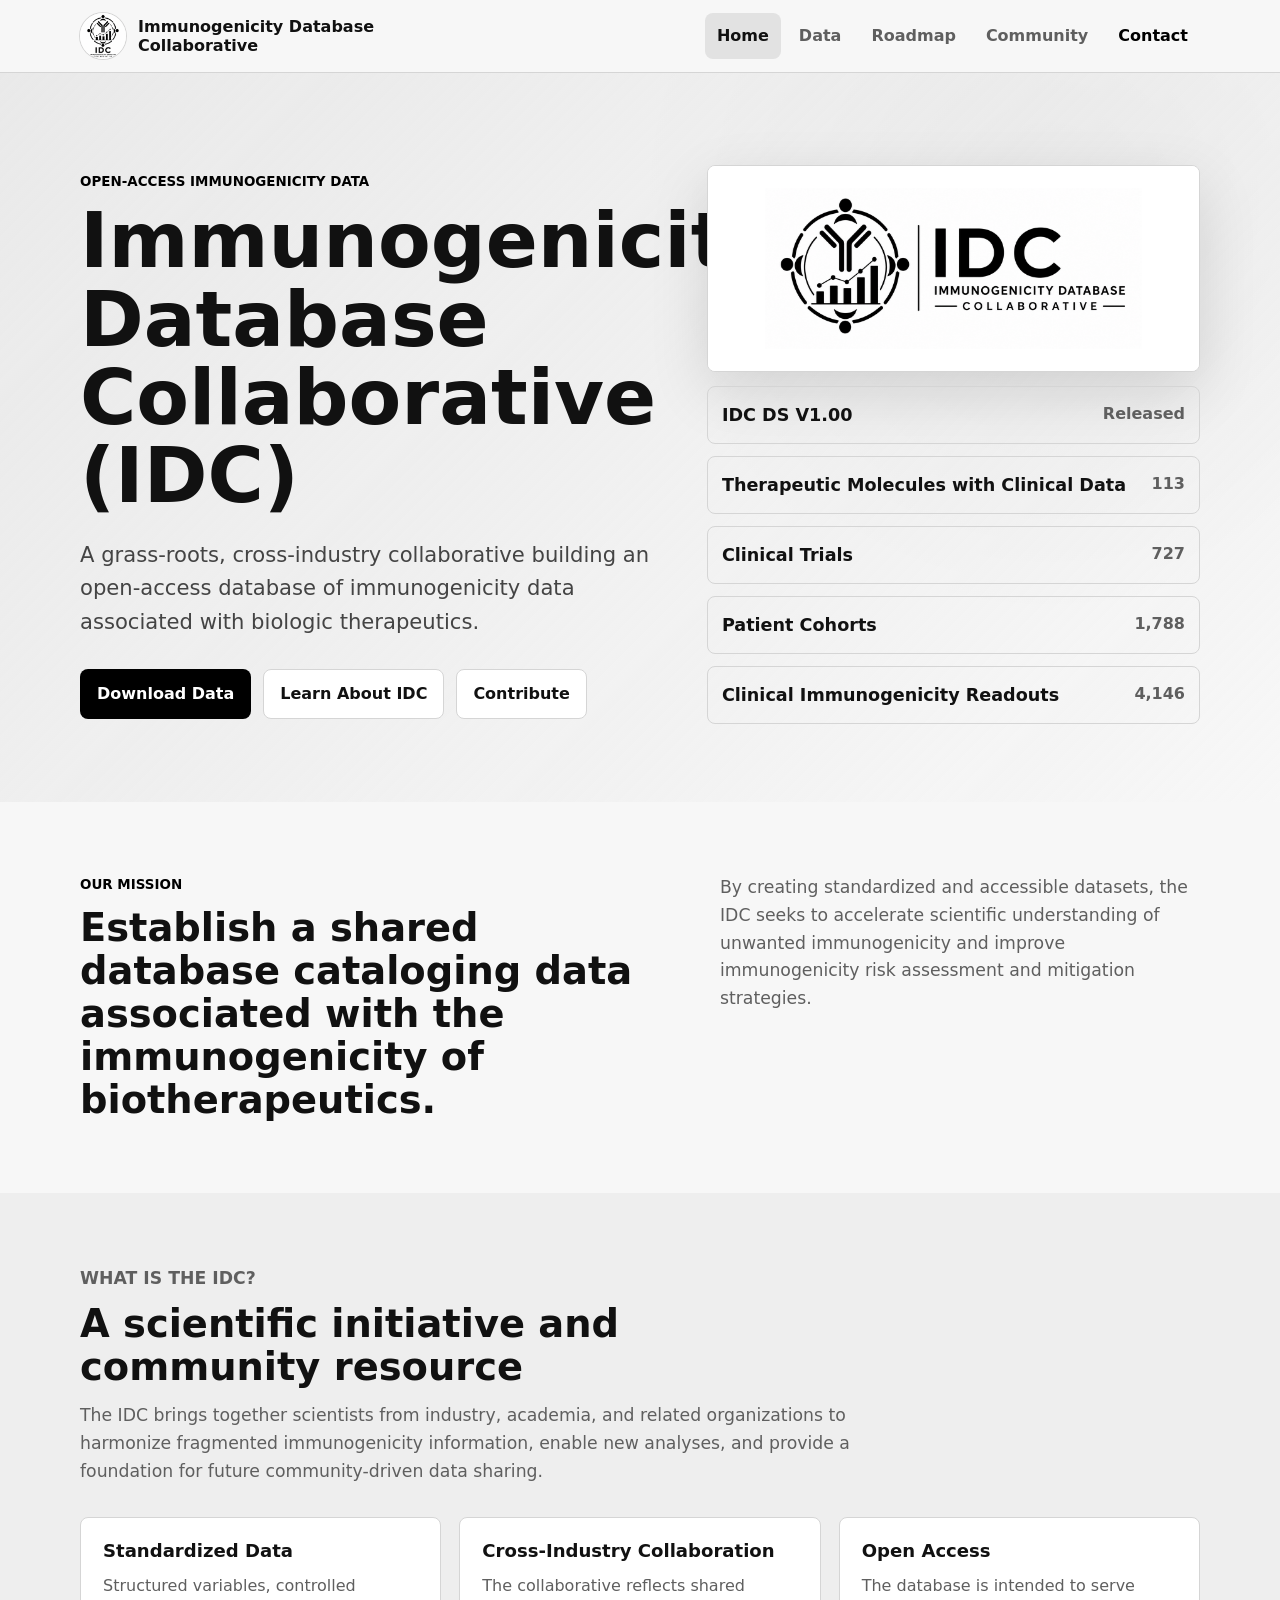
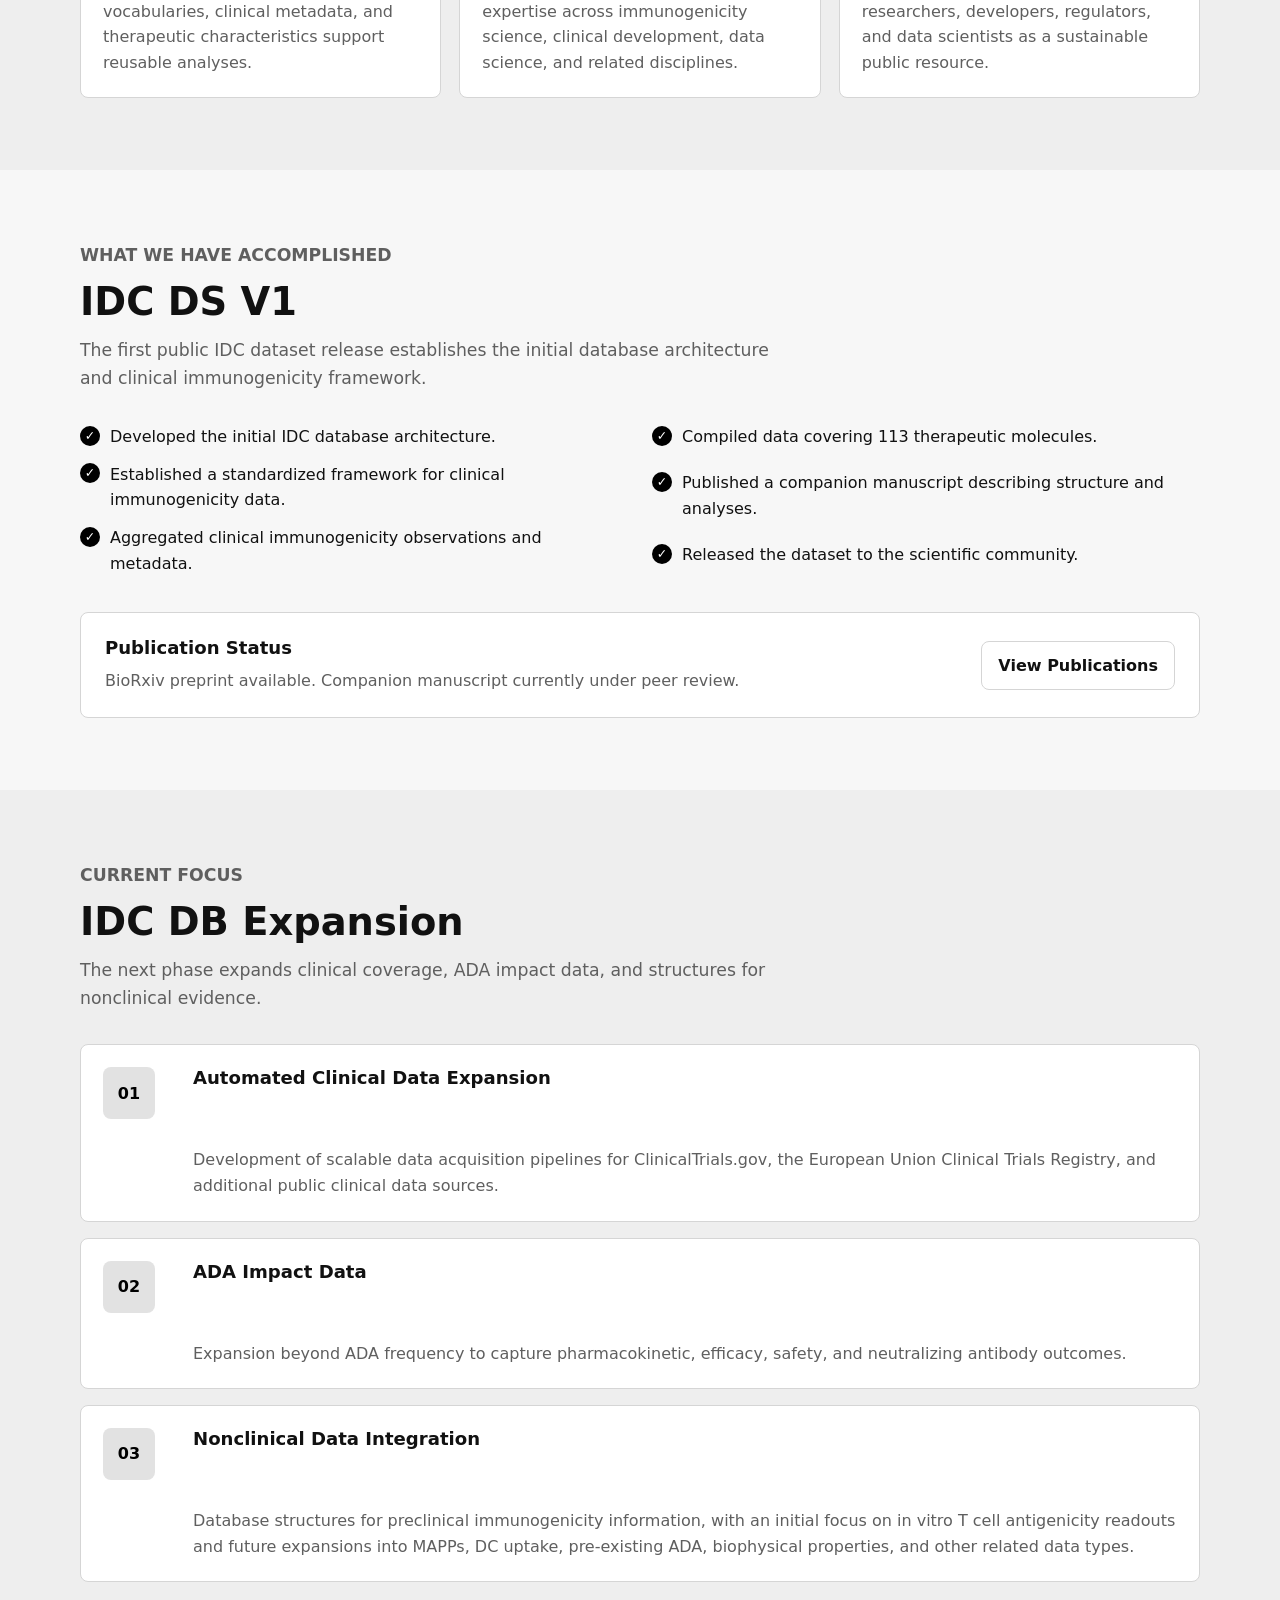
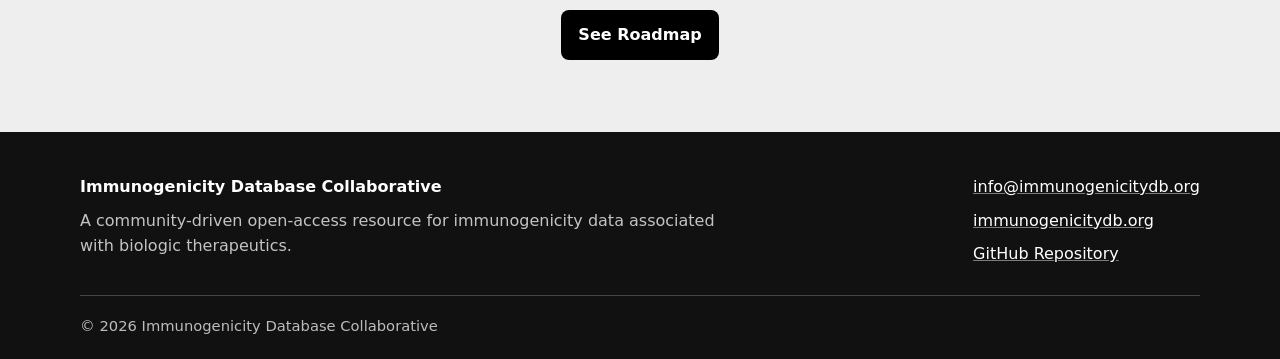
<file: index.html>
<!doctype html>
<html lang="en">
  <head>
    <meta charset="utf-8">
    <meta name="viewport" content="width=device-width, initial-scale=1">
    <title>Immunogenicity Database Collaborative (IDC)</title>
    <meta name="description" content="A grass-roots, cross-industry collaborative building an open-access database of immunogenicity data associated with biologic therapeutics.">
    <link rel="icon" href="assets/favicon.svg" type="image/svg+xml">
    <link rel="stylesheet" href="assets/styles.css">
  </head>
  <body>
    <a class="skip-link" href="#main">Skip to content</a>
    <header class="site-header">
      <nav class="nav container" aria-label="Main navigation">
        <a class="brand" href="index.html" aria-label="IDC home">
          <img class="brand-logo" src="assets/idc-logo-header.png" alt="" aria-hidden="true">
          <span class="brand-text">Immunogenicity Database Collaborative</span>
        </a>
        <button class="nav-toggle" type="button" aria-expanded="false" aria-controls="nav-menu">
          <span class="nav-toggle-line"></span>
          <span class="sr-only">Menu</span>
        </button>
        <div class="nav-menu" id="nav-menu">
          <a href="index.html" aria-current="page">Home</a>
          <a href="data.html">Data</a>
          <a href="roadmap.html">Roadmap</a>
          <a href="community.html">Community</a>
          <a class="nav-contact" href="community.html#contact">Contact</a>
        </div>
      </nav>
    </header>

    <main id="main">
      <section class="hero">
        <div class="container hero-grid">
          <div class="hero-copy">
            <p class="eyebrow">Open-access immunogenicity data</p>
            <h1>Immunogenicity Database Collaborative (IDC)</h1>
            <p class="hero-lede">A grass-roots, cross-industry collaborative building an open-access database of immunogenicity data associated with biologic therapeutics.</p>
            <div class="button-row" aria-label="Primary actions">
              <a class="button button-primary" href="data.html#downloads">Download Data</a>
              <a class="button button-secondary" href="#about">Learn About IDC</a>
              <a class="button button-secondary" href="community.html">Contribute</a>
            </div>
          </div>
          <div class="hero-panel" aria-label="IDC visual identity and dataset release summary">
            <figure class="hero-brand-card">
              <img src="assets/idc-banner-home.png" alt="IDC Immunogenicity Database Collaborative logo banner">
            </figure>
            <div class="metric-grid">
              <div class="metric">
                <strong>IDC DS V1.00</strong>
                <span>Released</span>
              </div>
              <div class="metric">
                <strong>Therapeutic Molecules with Clinical Data</strong>
                <span>113</span>
              </div>
              <div class="metric">
                <strong>Clinical Trials</strong>
                <span>727</span>
              </div>
              <div class="metric">
                <strong>Patient Cohorts</strong>
                <span>1,788</span>
              </div>
              <div class="metric">
                <strong>Clinical Immunogenicity Readouts</strong>
                <span>4,146</span>
              </div>
            </div>
          </div>
        </div>
      </section>

      <section class="section" id="mission">
        <div class="container split">
          <div>
            <p class="eyebrow">Our Mission</p>
            <h2>Establish a shared database cataloging data associated with the immunogenicity of biotherapeutics.</h2>
          </div>
          <p class="section-lede">By creating standardized and accessible datasets, the IDC seeks to accelerate scientific understanding of unwanted immunogenicity and improve immunogenicity risk assessment and mitigation strategies.</p>
        </div>
      </section>

      <section class="section section-muted" id="about">
        <div class="container">
          <div class="section-heading">
            <p class="eyebrow">What is the IDC?</p>
            <h2>A scientific initiative and community resource</h2>
            <p>The IDC brings together scientists from industry, academia, and related organizations to harmonize fragmented immunogenicity information, enable new analyses, and provide a foundation for future community-driven data sharing.</p>
          </div>
          <div class="feature-grid">
            <article class="feature-card">
              <h3>Standardized Data</h3>
              <p>Structured variables, controlled vocabularies, clinical metadata, and therapeutic characteristics support reusable analyses.</p>
            </article>
            <article class="feature-card">
              <h3>Cross-Industry Collaboration</h3>
              <p>The collaborative reflects shared expertise across immunogenicity science, clinical development, data science, and related disciplines.</p>
            </article>
            <article class="feature-card">
              <h3>Open Access</h3>
              <p>The database is intended to serve researchers, developers, regulators, and data scientists as a sustainable public resource.</p>
            </article>
          </div>
        </div>
      </section>

      <section class="section">
        <div class="container">
          <div class="section-heading compact">
            <p class="eyebrow">What We Have Accomplished</p>
            <h2>IDC DS V1</h2>
            <p>The first public IDC dataset release establishes the initial database architecture and clinical immunogenicity framework.</p>
          </div>
          <div class="accomplishment-grid">
            <ul class="check-list">
              <li>Developed the initial IDC database architecture.</li>
              <li>Established a standardized framework for clinical immunogenicity data.</li>
              <li>Aggregated clinical immunogenicity observations and metadata.</li>
            </ul>
            <ul class="check-list">
              <li>Compiled data covering 113 therapeutic molecules.</li>
              <li>Published a companion manuscript describing structure and analyses.</li>
              <li>Released the dataset to the scientific community.</li>
            </ul>
          </div>
          <div class="callout">
            <div>
              <h3>Publication Status</h3>
              <p>BioRxiv preprint available. Companion manuscript currently under peer review.</p>
            </div>
            <a class="button button-secondary" href="data.html#publications">View Publications</a>
          </div>
        </div>
      </section>

      <section class="section section-muted">
        <div class="container">
          <div class="section-heading compact">
            <p class="eyebrow">Current Focus</p>
            <h2>IDC DB Expansion</h2>
            <p>The next phase expands clinical coverage, ADA impact data, and structures for nonclinical evidence.</p>
          </div>
          <div class="focus-list">
            <article>
              <span class="focus-number">01</span>
              <h3>Automated Clinical Data Expansion</h3>
              <p>Development of scalable data acquisition pipelines for ClinicalTrials.gov, the European Union Clinical Trials Registry, and additional public clinical data sources.</p>
            </article>
            <article>
              <span class="focus-number">02</span>
              <h3>ADA Impact Data</h3>
              <p>Expansion beyond ADA frequency to capture pharmacokinetic, efficacy, safety, and neutralizing antibody outcomes.</p>
            </article>
            <article>
              <span class="focus-number">03</span>
              <h3>Nonclinical Data Integration</h3>
              <p>Database structures for preclinical immunogenicity information, with an initial focus on in vitro T cell antigenicity readouts and future expansions into MAPPs, DC uptake, pre-existing ADA, biophysical properties, and other related data types.</p>
            </article>
          </div>
          <div class="centered-action">
            <a class="button button-primary" href="roadmap.html">See Roadmap</a>
          </div>
        </div>
      </section>
    </main>

    <footer class="site-footer">
      <div class="container footer-grid">
        <div>
          <strong>Immunogenicity Database Collaborative</strong>
          <p>A community-driven open-access resource for immunogenicity data associated with biologic therapeutics.</p>
        </div>
        <div>
          <a href="mailto:info@immunogenicitydb.org">info@immunogenicitydb.org</a>
          <a href="https://immunogenicitydb.org">immunogenicitydb.org</a>
          <a href="https://github.com/Immunogenicity-Database-Collaborative/IDC-DB">GitHub Repository</a>
        </div>
      </div>
      <div class="container footer-bottom">
        <span>&copy; <span data-current-year></span> Immunogenicity Database Collaborative</span>
      </div>
    </footer>
    <script src="assets/main.js"></script>
  </body>
</html>
</file>
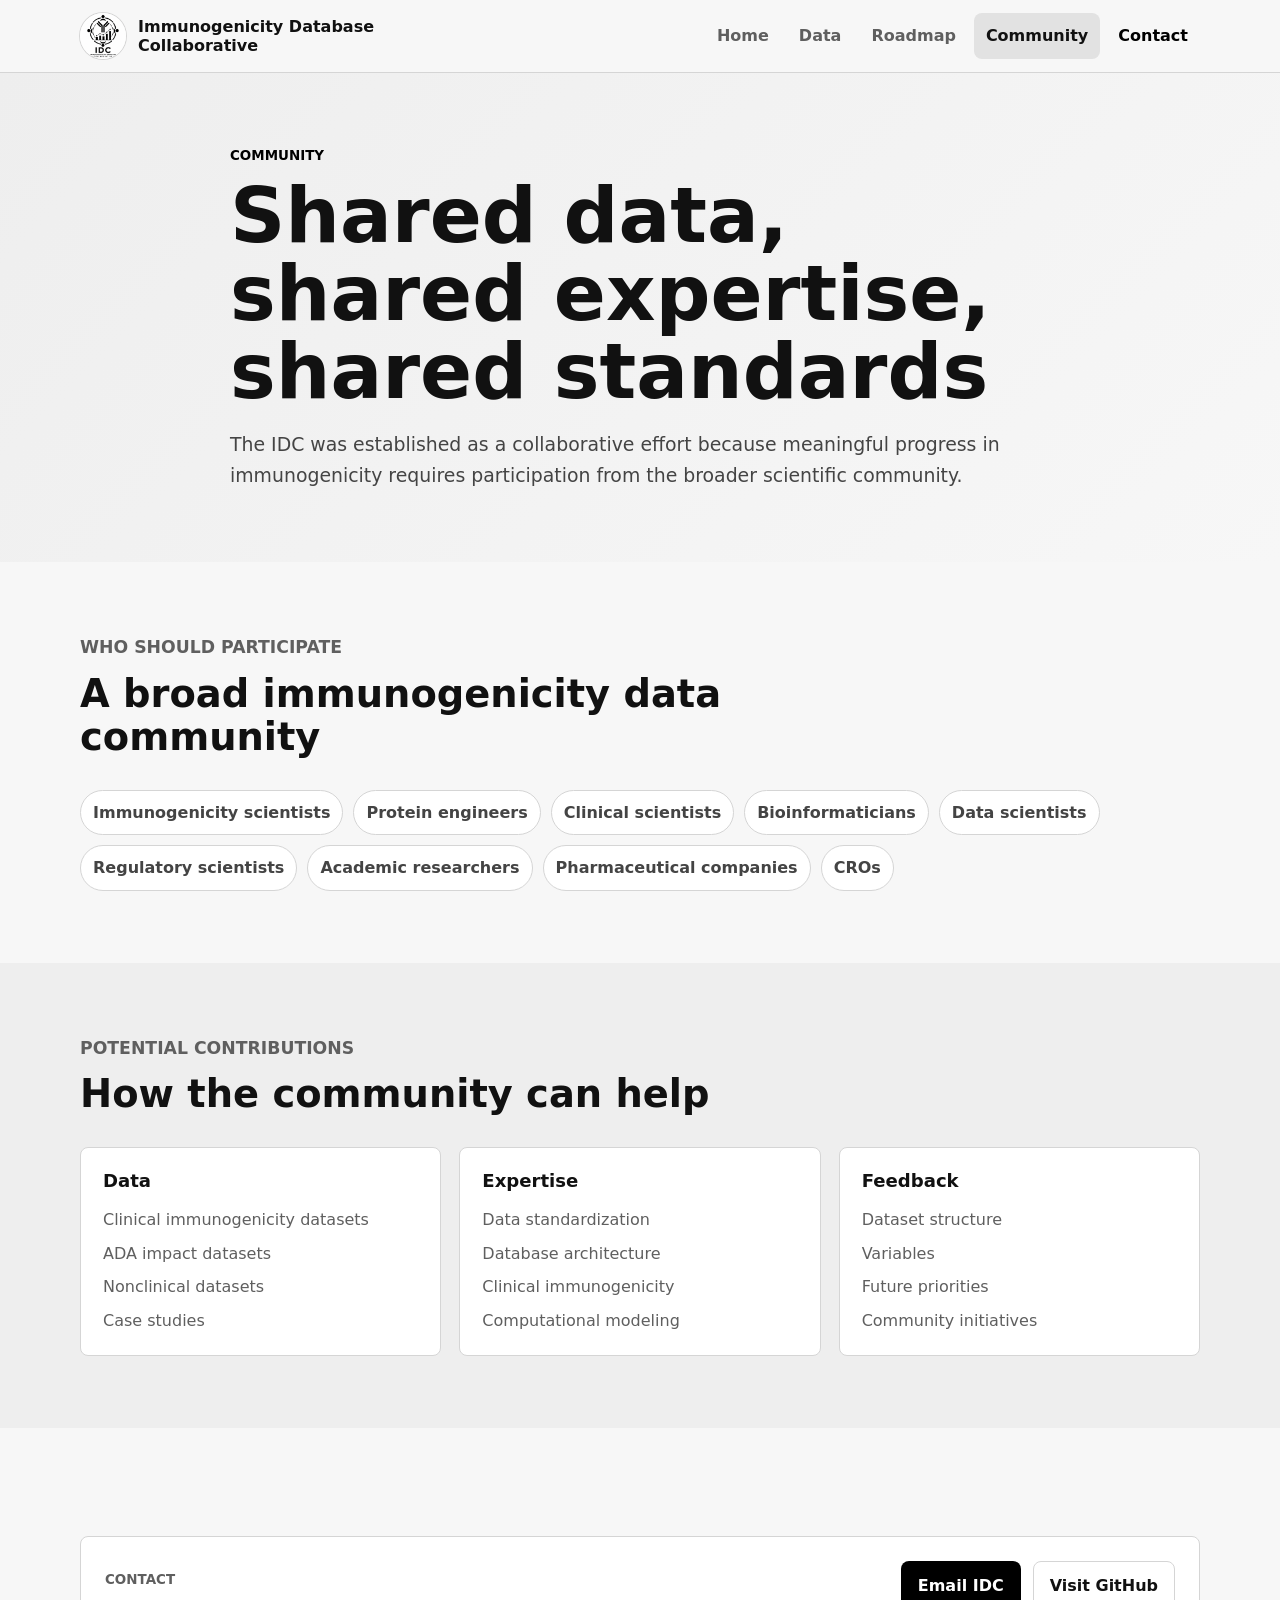
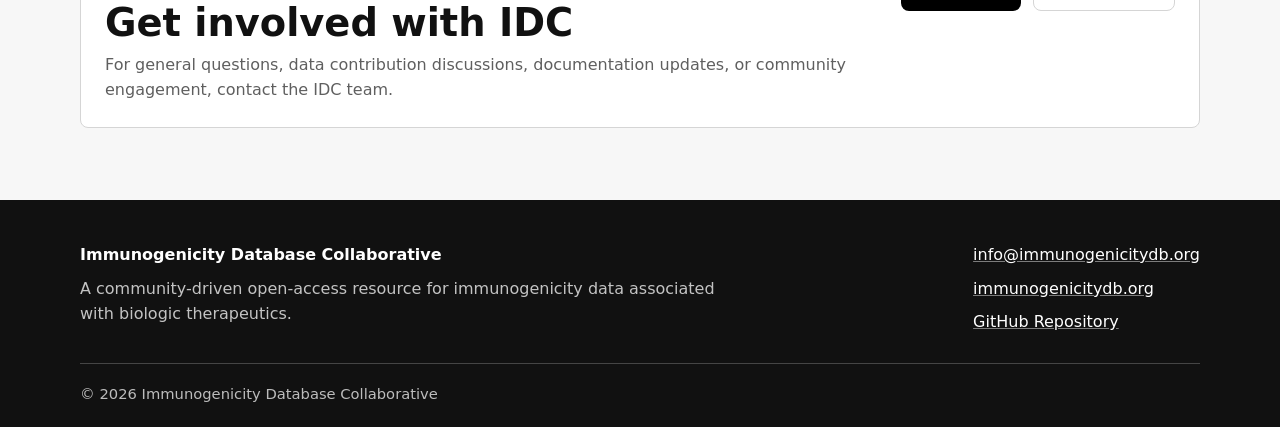
<file: community.html>
<!doctype html>
<html lang="en">
  <head>
    <meta charset="utf-8">
    <meta name="viewport" content="width=device-width, initial-scale=1">
    <title>Community | Immunogenicity Database Collaborative</title>
    <meta name="description" content="Ways to participate in and contribute to the Immunogenicity Database Collaborative.">
    <link rel="icon" href="assets/favicon.svg" type="image/svg+xml">
    <link rel="stylesheet" href="assets/styles.css">
  </head>
  <body>
    <a class="skip-link" href="#main">Skip to content</a>
    <header class="site-header">
      <nav class="nav container" aria-label="Main navigation">
        <a class="brand" href="index.html" aria-label="IDC home">
          <img class="brand-logo" src="assets/idc-logo-header.png" alt="" aria-hidden="true">
          <span class="brand-text">Immunogenicity Database Collaborative</span>
        </a>
        <button class="nav-toggle" type="button" aria-expanded="false" aria-controls="nav-menu">
          <span class="nav-toggle-line"></span>
          <span class="sr-only">Menu</span>
        </button>
        <div class="nav-menu" id="nav-menu">
          <a href="index.html">Home</a>
          <a href="data.html">Data</a>
          <a href="roadmap.html">Roadmap</a>
          <a href="community.html" aria-current="page">Community</a>
          <a class="nav-contact" href="#contact">Contact</a>
        </div>
      </nav>
    </header>

    <main id="main">
      <section class="page-hero">
        <div class="container narrow">
          <p class="eyebrow">Community</p>
          <h1>Shared data, shared expertise, shared standards</h1>
          <p>The IDC was established as a collaborative effort because meaningful progress in immunogenicity requires participation from the broader scientific community.</p>
        </div>
      </section>

      <section class="section">
        <div class="container">
          <div class="section-heading compact">
            <p class="eyebrow">Who Should Participate</p>
            <h2>A broad immunogenicity data community</h2>
          </div>
          <div class="participant-list" aria-label="Potential participant groups">
            <span>Immunogenicity scientists</span>
            <span>Protein engineers</span>
            <span>Clinical scientists</span>
            <span>Bioinformaticians</span>
            <span>Data scientists</span>
            <span>Regulatory scientists</span>
            <span>Academic researchers</span>
            <span>Pharmaceutical companies</span>
            <span>CROs</span>
          </div>
        </div>
      </section>

      <section class="section section-muted">
        <div class="container">
          <div class="section-heading compact">
            <p class="eyebrow">Potential Contributions</p>
            <h2>How the community can help</h2>
          </div>
          <div class="contribution-grid">
            <article class="feature-card">
              <h3>Data</h3>
              <ul class="plain-list">
                <li>Clinical immunogenicity datasets</li>
                <li>ADA impact datasets</li>
                <li>Nonclinical datasets</li>
                <li>Case studies</li>
              </ul>
            </article>
            <article class="feature-card">
              <h3>Expertise</h3>
              <ul class="plain-list">
                <li>Data standardization</li>
                <li>Database architecture</li>
                <li>Clinical immunogenicity</li>
                <li>Computational modeling</li>
              </ul>
            </article>
            <article class="feature-card">
              <h3>Feedback</h3>
              <ul class="plain-list">
                <li>Dataset structure</li>
                <li>Variables</li>
                <li>Future priorities</li>
                <li>Community initiatives</li>
              </ul>
            </article>
          </div>
        </div>
      </section>

      <section class="section" id="contact">
        <div class="container">
          <div class="contact-panel">
            <div>
              <p class="eyebrow">Contact</p>
              <h2>Get involved with IDC</h2>
              <p>For general questions, data contribution discussions, documentation updates, or community engagement, contact the IDC team.</p>
            </div>
            <div class="contact-actions">
              <a class="button button-primary" href="mailto:info@immunogenicitydb.org">Email IDC</a>
              <a class="button button-secondary" href="https://github.com/Immunogenicity-Database-Collaborative/IDC-DB">Visit GitHub</a>
            </div>
          </div>
        </div>
      </section>
    </main>

    <footer class="site-footer">
      <div class="container footer-grid">
        <div>
          <strong>Immunogenicity Database Collaborative</strong>
          <p>A community-driven open-access resource for immunogenicity data associated with biologic therapeutics.</p>
        </div>
        <div>
          <a href="mailto:info@immunogenicitydb.org">info@immunogenicitydb.org</a>
          <a href="https://immunogenicitydb.org">immunogenicitydb.org</a>
          <a href="https://github.com/Immunogenicity-Database-Collaborative/IDC-DB">GitHub Repository</a>
        </div>
      </div>
      <div class="container footer-bottom">
        <span>&copy; <span data-current-year></span> Immunogenicity Database Collaborative</span>
      </div>
    </footer>
    <script src="assets/main.js"></script>
  </body>
</html>
</file>
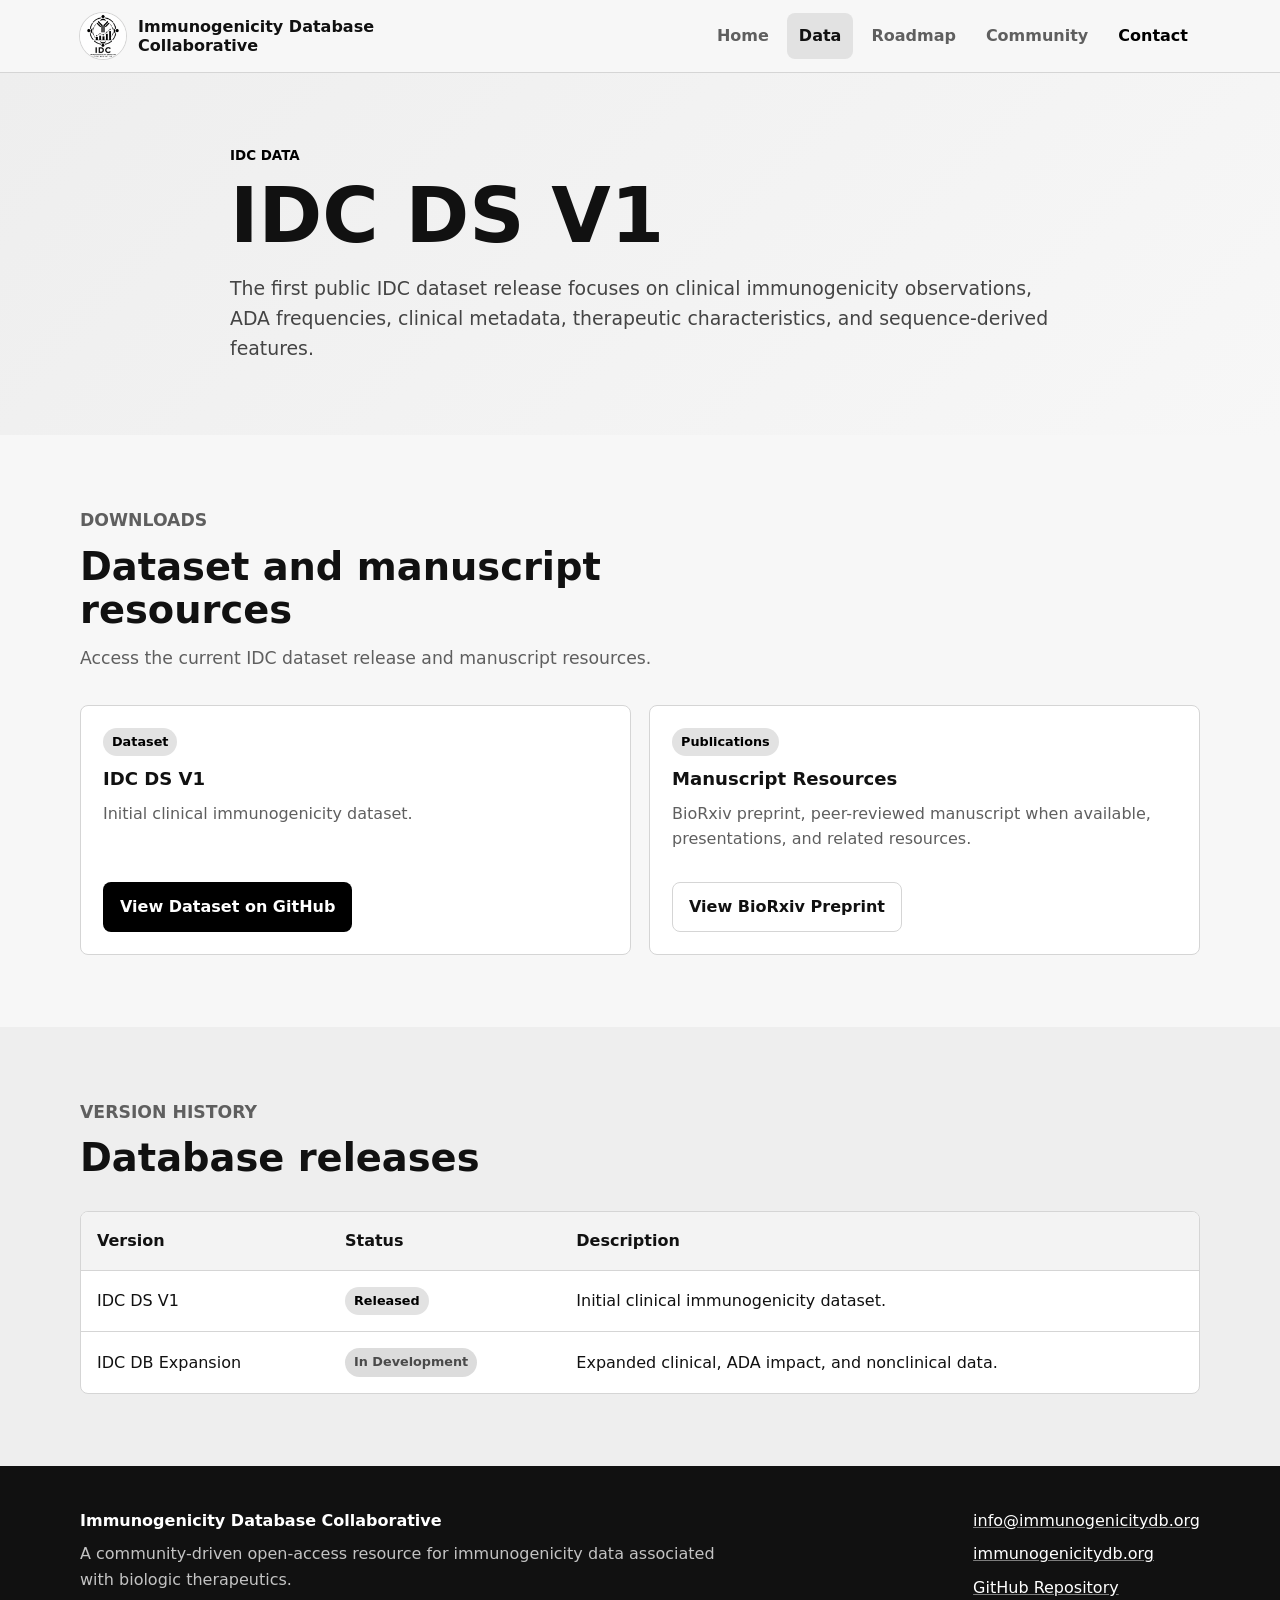
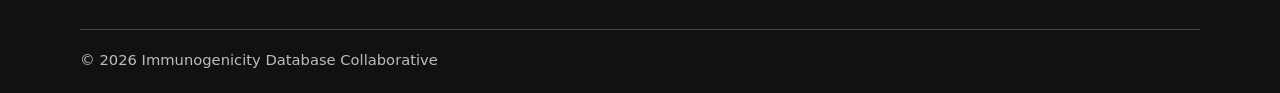
<file: data.html>
<!doctype html>
<html lang="en">
  <head>
    <meta charset="utf-8">
    <meta name="viewport" content="width=device-width, initial-scale=1">
    <title>Data | Immunogenicity Database Collaborative</title>
    <meta name="description" content="IDC DS V1 dataset downloads, publications, and version history.">
    <link rel="icon" href="assets/favicon.svg" type="image/svg+xml">
    <link rel="stylesheet" href="assets/styles.css">
  </head>
  <body>
    <a class="skip-link" href="#main">Skip to content</a>
    <header class="site-header">
      <nav class="nav container" aria-label="Main navigation">
        <a class="brand" href="index.html" aria-label="IDC home">
          <img class="brand-logo" src="assets/idc-logo-header.png" alt="" aria-hidden="true">
          <span class="brand-text">Immunogenicity Database Collaborative</span>
        </a>
        <button class="nav-toggle" type="button" aria-expanded="false" aria-controls="nav-menu">
          <span class="nav-toggle-line"></span>
          <span class="sr-only">Menu</span>
        </button>
        <div class="nav-menu" id="nav-menu">
          <a href="index.html">Home</a>
          <a href="data.html" aria-current="page">Data</a>
          <a href="roadmap.html">Roadmap</a>
          <a href="community.html">Community</a>
          <a class="nav-contact" href="community.html#contact">Contact</a>
        </div>
      </nav>
    </header>

    <main id="main">
      <section class="page-hero">
        <div class="container narrow">
          <p class="eyebrow">IDC Data</p>
          <h1>IDC DS V1</h1>
          <p>The first public IDC dataset release focuses on clinical immunogenicity observations, ADA frequencies, clinical metadata, therapeutic characteristics, and sequence-derived features.</p>
        </div>
      </section>

      <section class="section" id="downloads">
        <div class="container">
          <div class="section-heading compact">
            <p class="eyebrow">Downloads</p>
            <h2>Dataset and manuscript resources</h2>
            <p>Access the current IDC dataset release and manuscript resources.</p>
          </div>
          <div class="download-grid">
            <article class="download-card">
              <span class="tag">Dataset</span>
              <h3>IDC DS V1</h3>
              <p>Initial clinical immunogenicity dataset.</p>
              <a class="button button-primary" href="https://github.com/Immunogenicity-Database-Collaborative/IDC-DB">View Dataset on GitHub</a>
            </article>
            <article class="download-card" id="publications">
              <span class="tag">Publications</span>
              <h3>Manuscript Resources</h3>
              <p>BioRxiv preprint, peer-reviewed manuscript when available, presentations, and related resources.</p>
              <a class="button button-secondary" href="https://www.biorxiv.org/content/10.64898/2025.12.08.692993v1">View BioRxiv Preprint</a>
            </article>
          </div>
        </div>
      </section>

      <section class="section section-muted">
        <div class="container">
          <div class="section-heading compact">
            <p class="eyebrow">Version History</p>
            <h2>Database releases</h2>
          </div>
          <div class="table-wrap">
            <table>
              <thead>
                <tr>
                  <th scope="col">Version</th>
                  <th scope="col">Status</th>
                  <th scope="col">Description</th>
                </tr>
              </thead>
              <tbody>
                <tr>
                  <td>IDC DS V1</td>
                  <td><span class="status released">Released</span></td>
                  <td>Initial clinical immunogenicity dataset.</td>
                </tr>
                <tr>
                  <td>IDC DB Expansion</td>
                  <td><span class="status development">In Development</span></td>
                  <td>Expanded clinical, ADA impact, and nonclinical data.</td>
                </tr>
              </tbody>
            </table>
          </div>
        </div>
      </section>
    </main>

    <footer class="site-footer">
      <div class="container footer-grid">
        <div>
          <strong>Immunogenicity Database Collaborative</strong>
          <p>A community-driven open-access resource for immunogenicity data associated with biologic therapeutics.</p>
        </div>
        <div>
          <a href="mailto:info@immunogenicitydb.org">info@immunogenicitydb.org</a>
          <a href="https://immunogenicitydb.org">immunogenicitydb.org</a>
          <a href="https://github.com/Immunogenicity-Database-Collaborative/IDC-DB">GitHub Repository</a>
        </div>
      </div>
      <div class="container footer-bottom">
        <span>&copy; <span data-current-year></span> Immunogenicity Database Collaborative</span>
      </div>
    </footer>
    <script src="assets/main.js"></script>
  </body>
</html>
</file>
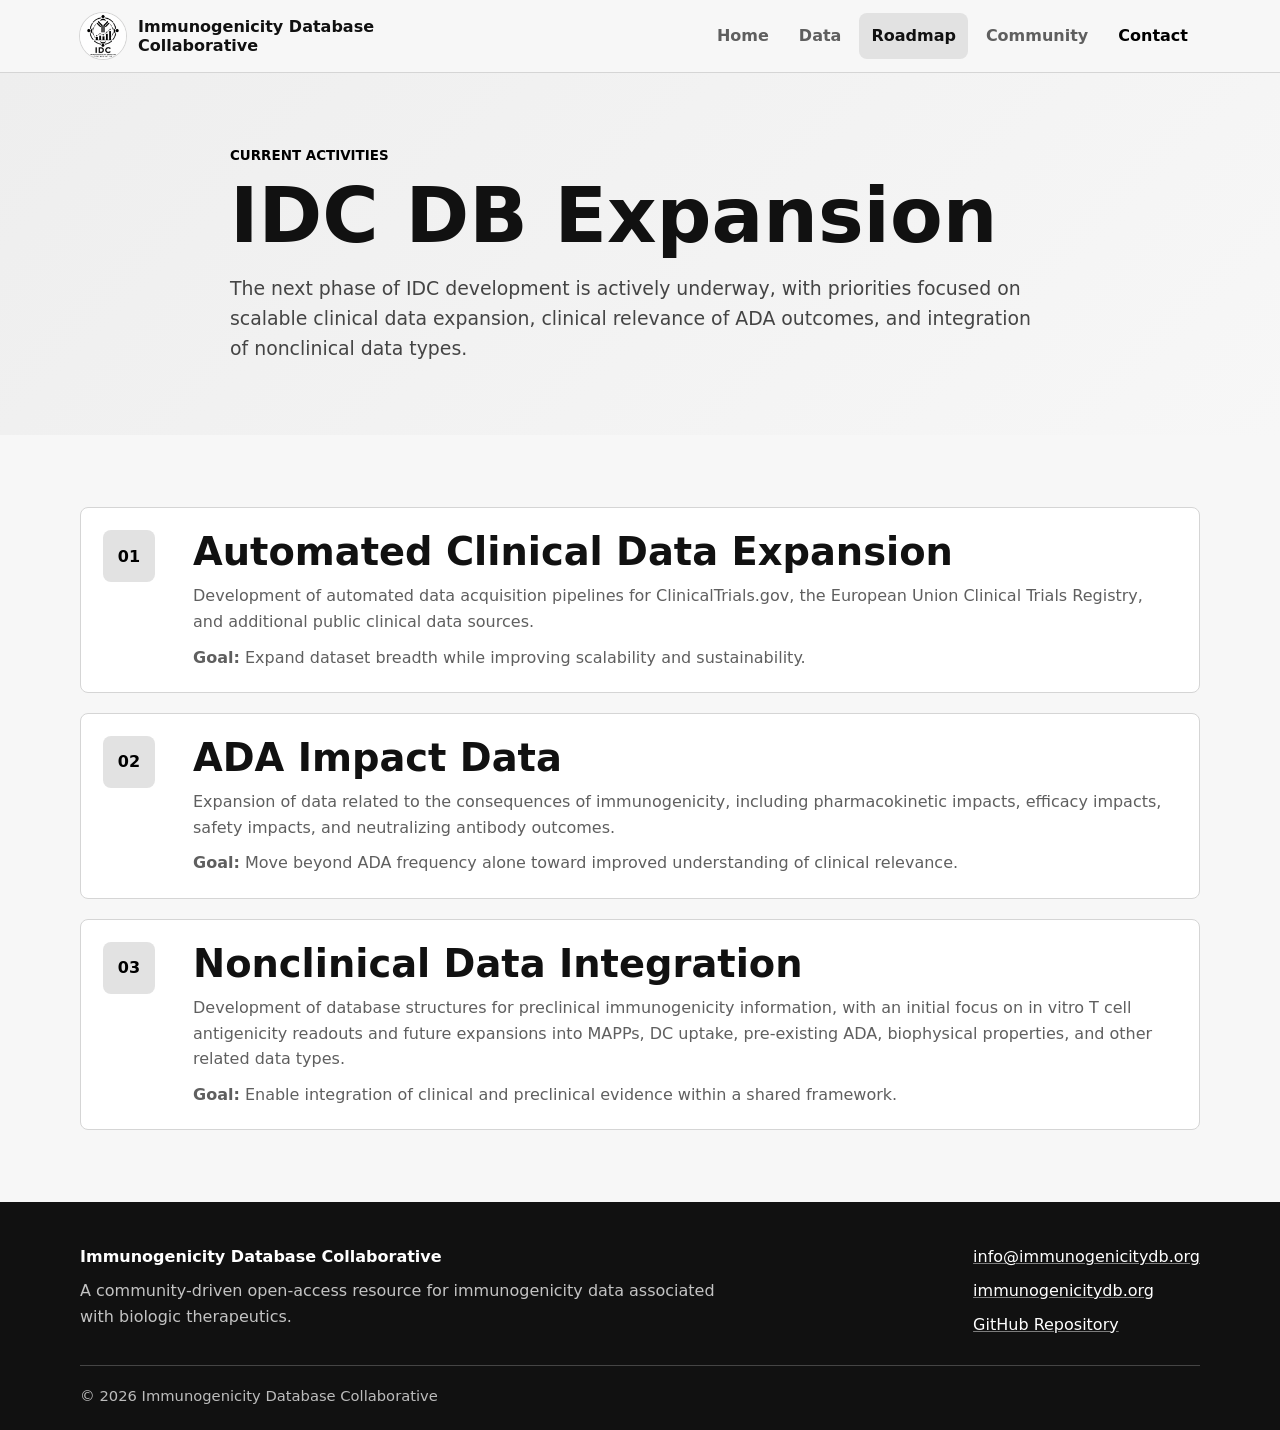
<file: roadmap.html>
<!doctype html>
<html lang="en">
  <head>
    <meta charset="utf-8">
    <meta name="viewport" content="width=device-width, initial-scale=1">
    <title>Roadmap | Immunogenicity Database Collaborative</title>
    <meta name="description" content="Current IDC development priorities for IDC database expansion.">
    <link rel="icon" href="assets/favicon.svg" type="image/svg+xml">
    <link rel="stylesheet" href="assets/styles.css">
  </head>
  <body>
    <a class="skip-link" href="#main">Skip to content</a>
    <header class="site-header">
      <nav class="nav container" aria-label="Main navigation">
        <a class="brand" href="index.html" aria-label="IDC home">
          <img class="brand-logo" src="assets/idc-logo-header.png" alt="" aria-hidden="true">
          <span class="brand-text">Immunogenicity Database Collaborative</span>
        </a>
        <button class="nav-toggle" type="button" aria-expanded="false" aria-controls="nav-menu">
          <span class="nav-toggle-line"></span>
          <span class="sr-only">Menu</span>
        </button>
        <div class="nav-menu" id="nav-menu">
          <a href="index.html">Home</a>
          <a href="data.html">Data</a>
          <a href="roadmap.html" aria-current="page">Roadmap</a>
          <a href="community.html">Community</a>
          <a class="nav-contact" href="community.html#contact">Contact</a>
        </div>
      </nav>
    </header>

    <main id="main">
      <section class="page-hero">
        <div class="container narrow">
          <p class="eyebrow">Current Activities</p>
          <h1>IDC DB Expansion</h1>
          <p>The next phase of IDC development is actively underway, with priorities focused on scalable clinical data expansion, clinical relevance of ADA outcomes, and integration of nonclinical data types.</p>
        </div>
      </section>

      <section class="section">
        <div class="container roadmap">
          <article class="roadmap-item">
            <div class="roadmap-marker">01</div>
            <div>
              <h2>Automated Clinical Data Expansion</h2>
              <p>Development of automated data acquisition pipelines for ClinicalTrials.gov, the European Union Clinical Trials Registry, and additional public clinical data sources.</p>
              <p><strong>Goal:</strong> Expand dataset breadth while improving scalability and sustainability.</p>
            </div>
          </article>
          <article class="roadmap-item">
            <div class="roadmap-marker">02</div>
            <div>
              <h2>ADA Impact Data</h2>
              <p>Expansion of data related to the consequences of immunogenicity, including pharmacokinetic impacts, efficacy impacts, safety impacts, and neutralizing antibody outcomes.</p>
              <p><strong>Goal:</strong> Move beyond ADA frequency alone toward improved understanding of clinical relevance.</p>
            </div>
          </article>
          <article class="roadmap-item">
            <div class="roadmap-marker">03</div>
            <div>
              <h2>Nonclinical Data Integration</h2>
              <p>Development of database structures for preclinical immunogenicity information, with an initial focus on in vitro T cell antigenicity readouts and future expansions into MAPPs, DC uptake, pre-existing ADA, biophysical properties, and other related data types.</p>
              <p><strong>Goal:</strong> Enable integration of clinical and preclinical evidence within a shared framework.</p>
            </div>
          </article>
        </div>
      </section>
    </main>

    <footer class="site-footer">
      <div class="container footer-grid">
        <div>
          <strong>Immunogenicity Database Collaborative</strong>
          <p>A community-driven open-access resource for immunogenicity data associated with biologic therapeutics.</p>
        </div>
        <div>
          <a href="mailto:info@immunogenicitydb.org">info@immunogenicitydb.org</a>
          <a href="https://immunogenicitydb.org">immunogenicitydb.org</a>
          <a href="https://github.com/Immunogenicity-Database-Collaborative/IDC-DB">GitHub Repository</a>
        </div>
      </div>
      <div class="container footer-bottom">
        <span>&copy; <span data-current-year></span> Immunogenicity Database Collaborative</span>
      </div>
    </footer>
    <script src="assets/main.js"></script>
  </body>
</html>
</file>
<file: assets/styles.css>
:root {
  --bg: #f7f7f7;
  --surface: #ffffff;
  --surface-alt: #eeeeee;
  --text: #111111;
  --muted: #5f5f5f;
  --accent: #000000;
  --accent-dark: #000000;
  --accent-soft: #e2e2e2;
  --line: #d5d5d5;
  --warning: #4a4a4a;
  --max-width: 1120px;
  --radius: 8px;
  color-scheme: light;
}

* {
  box-sizing: border-box;
}

html {
  scroll-behavior: smooth;
}

body {
  margin: 0;
  background: var(--bg);
  color: var(--text);
  font-family: Inter, ui-sans-serif, system-ui, -apple-system, BlinkMacSystemFont, "Segoe UI", sans-serif;
  line-height: 1.6;
}

a {
  color: inherit;
}

img,
svg {
  max-width: 100%;
}

.container {
  width: min(100% - 32px, var(--max-width));
  margin-inline: auto;
}

.narrow {
  max-width: 820px;
}

.skip-link {
  position: absolute;
  left: 16px;
  top: -80px;
  z-index: 100;
  background: var(--text);
  color: white;
  padding: 10px 14px;
  border-radius: var(--radius);
}

.skip-link:focus {
  top: 16px;
}

.sr-only {
  position: absolute;
  width: 1px;
  height: 1px;
  padding: 0;
  margin: -1px;
  overflow: hidden;
  clip: rect(0, 0, 0, 0);
  border: 0;
}

.site-header {
  position: sticky;
  top: 0;
  z-index: 20;
  background: rgba(247, 247, 247, 0.95);
  border-bottom: 1px solid var(--line);
  backdrop-filter: blur(12px);
}

.nav {
  min-height: 72px;
  display: flex;
  align-items: center;
  justify-content: space-between;
  gap: 24px;
}

.brand {
  display: inline-flex;
  align-items: center;
  gap: 12px;
  text-decoration: none;
  font-weight: 700;
}

.brand-logo {
  width: 46px;
  height: 46px;
  display: block;
  flex: 0 0 auto;
  border-radius: 50%;
  object-fit: contain;
  background: white;
  box-shadow: 0 0 0 1px var(--line);
}

.brand-text {
  max-width: 300px;
  line-height: 1.2;
}

.nav-menu {
  display: flex;
  align-items: center;
  gap: 6px;
}

.nav-menu a {
  padding: 10px 12px;
  border-radius: var(--radius);
  color: var(--muted);
  font-weight: 650;
  text-decoration: none;
}

.nav-menu a:hover,
.nav-menu a[aria-current="page"] {
  background: var(--accent-soft);
  color: var(--text);
}

.nav-menu .nav-contact {
  color: var(--accent-dark);
}

.nav-toggle {
  display: none;
  width: 42px;
  height: 42px;
  border: 1px solid var(--line);
  border-radius: var(--radius);
  background: white;
}

.nav-toggle-line,
.nav-toggle-line::before,
.nav-toggle-line::after {
  display: block;
  width: 18px;
  height: 2px;
  margin-inline: auto;
  background: var(--text);
  content: "";
}

.nav-toggle-line::before {
  transform: translateY(-6px);
}

.nav-toggle-line::after {
  transform: translateY(4px);
}

.hero {
  padding: 92px 0 78px;
  background:
    linear-gradient(135deg, rgba(232, 232, 232, 0.9), rgba(247, 247, 247, 0.35)),
    radial-gradient(circle at 82% 18%, rgba(0, 0, 0, 0.08), transparent 34%);
}

.hero-grid {
  display: grid;
  grid-template-columns: minmax(0, 1.08fr) minmax(320px, 0.92fr);
  gap: 48px;
  align-items: center;
}

.eyebrow {
  margin: 0 0 10px;
  color: var(--accent-dark);
  font-size: 0.84rem;
  font-weight: 800;
  text-transform: uppercase;
}

h1,
h2,
h3,
p {
  overflow-wrap: break-word;
}

h1,
h2,
h3 {
  overflow-wrap: normal;
  word-break: normal;
}

h1 {
  margin: 0;
  max-width: 820px;
  font-size: clamp(2.4rem, 6vw, 4.8rem);
  line-height: 1.02;
}

h2 {
  margin: 0;
  font-size: clamp(1.65rem, 3vw, 2.6rem);
  line-height: 1.12;
}

h3 {
  margin: 0;
  font-size: 1.13rem;
  line-height: 1.25;
}

p {
  margin: 0;
}

.hero-lede {
  margin-top: 22px;
  max-width: 740px;
  color: #444444;
  font-size: clamp(1.08rem, 2vw, 1.32rem);
}

.button-row,
.centered-action,
.contact-actions {
  display: flex;
  flex-wrap: wrap;
  gap: 12px;
}

.button-row {
  margin-top: 30px;
}

.button,
.button:visited {
  display: inline-flex;
  align-items: center;
  justify-content: center;
  min-height: 44px;
  padding: 11px 16px;
  border: 1px solid transparent;
  border-radius: var(--radius);
  font-weight: 750;
  text-decoration: none;
}

.button-primary {
  background: var(--accent);
  color: white;
}

.button-primary:hover {
  background: var(--accent-dark);
}

.button-secondary {
  background: white;
  border-color: var(--line);
  color: var(--text);
}

.button-secondary:hover {
  border-color: var(--accent);
}

.button.is-disabled {
  cursor: not-allowed;
  opacity: 0.72;
}

.hero-panel {
  min-width: 0;
}

.hero-brand-card {
  margin: 0;
  overflow: hidden;
  border: 1px solid var(--line);
  border-radius: var(--radius);
  background: white;
  box-shadow: 0 20px 60px rgba(0, 0, 0, 0.12);
}

.hero-brand-card img {
  display: block;
  width: 100%;
  aspect-ratio: 24 / 10;
  object-fit: contain;
  padding: 22px;
  background: white;
}

.metric-grid {
  display: grid;
  gap: 12px;
  margin-top: 14px;
}

.metric {
  display: flex;
  justify-content: space-between;
  gap: 18px;
  padding: 14px;
  border: 1px solid var(--line);
  border-radius: var(--radius);
}

.metric strong {
  font-size: 1.1rem;
  font-weight: 750;
}

.metric span {
  color: var(--muted);
  flex: 0 0 auto;
  font-weight: 800;
  text-align: right;
}

.data-lines {
  display: grid;
  gap: 10px;
  padding-top: 8px;
}

.data-lines span {
  height: 10px;
  border-radius: 999px;
  background: linear-gradient(90deg, var(--accent-soft), transparent);
}

.data-lines span:nth-child(2) {
  width: 82%;
}

.data-lines span:nth-child(3) {
  width: 68%;
}

.data-lines span:nth-child(4) {
  width: 88%;
}

.section,
.page-hero {
  padding: 72px 0;
}

.page-hero {
  background: linear-gradient(135deg, var(--surface-alt), var(--bg));
}

.page-hero p:not(.eyebrow) {
  margin-top: 18px;
  color: #444444;
  font-size: 1.18rem;
}

.section-muted {
  background: var(--surface-alt);
}

.split {
  display: grid;
  grid-template-columns: minmax(0, 1fr) minmax(280px, 0.8fr);
  gap: 40px;
  align-items: start;
}

.section-lede,
.section-heading p {
  color: var(--muted);
  font-size: 1.08rem;
}

.section-heading {
  max-width: 790px;
  margin-bottom: 32px;
}

.section-heading p:not(.eyebrow) {
  margin-top: 14px;
}

.compact {
  max-width: 720px;
}

.feature-grid,
.contribution-grid {
  display: grid;
  grid-template-columns: repeat(3, minmax(0, 1fr));
  gap: 18px;
}

.download-grid {
  display: grid;
  grid-template-columns: repeat(2, minmax(0, 1fr));
  gap: 18px;
}

.feature-card,
.download-card {
  padding: 22px;
  border: 1px solid var(--line);
  border-radius: var(--radius);
  background: var(--surface);
}

.feature-card p,
.download-card p {
  margin-top: 10px;
  color: var(--muted);
}

.download-card {
  display: flex;
  min-height: 250px;
  flex-direction: column;
  align-items: flex-start;
}

.download-card .button {
  margin-top: auto;
}

.tag,
.status {
  display: inline-flex;
  align-items: center;
  width: fit-content;
  margin-bottom: 12px;
  padding: 4px 9px;
  border-radius: 999px;
  background: var(--accent-soft);
  color: var(--accent-dark);
  font-size: 0.8rem;
  font-weight: 800;
}

.status {
  margin-bottom: 0;
}

.status.development {
  background: #dcdcdc;
  color: var(--warning);
}

.accomplishment-grid {
  display: grid;
  grid-template-columns: repeat(2, minmax(0, 1fr));
  gap: 24px;
}

.check-list,
.plain-list {
  margin: 0;
  padding: 0;
  list-style: none;
}

.check-list {
  display: grid;
  gap: 12px;
}

.check-list li {
  position: relative;
  padding-left: 30px;
}

.check-list li::before {
  position: absolute;
  left: 0;
  top: 0.1rem;
  width: 20px;
  height: 20px;
  display: grid;
  place-items: center;
  border-radius: 999px;
  background: var(--accent);
  color: white;
  content: "✓";
  font-size: 0.78rem;
  font-weight: 900;
}

.plain-list {
  display: grid;
  gap: 8px;
  margin-top: 14px;
  color: var(--muted);
}

.callout,
.contact-panel {
  display: flex;
  align-items: center;
  justify-content: space-between;
  gap: 24px;
  margin-top: 36px;
  padding: 24px;
  border: 1px solid var(--line);
  border-radius: var(--radius);
  background: white;
}

.callout p,
.contact-panel p {
  margin-top: 8px;
  color: var(--muted);
}

.focus-list {
  display: grid;
  gap: 16px;
}

.focus-list article,
.roadmap-item {
  display: grid;
  grid-template-columns: 72px minmax(0, 1fr);
  gap: 18px;
  padding: 22px;
  border: 1px solid var(--line);
  border-radius: var(--radius);
  background: white;
}

.focus-list article h3,
.focus-list article p {
  grid-column: 2;
}

.focus-number,
.roadmap-marker {
  display: grid;
  place-items: center;
  width: 52px;
  height: 52px;
  border-radius: var(--radius);
  background: var(--accent-soft);
  color: var(--accent-dark);
  font-weight: 900;
}

.focus-list p,
.roadmap-item p {
  margin-top: 10px;
  color: var(--muted);
}

.centered-action {
  justify-content: center;
  margin-top: 28px;
}

.table-wrap {
  overflow-x: auto;
  border: 1px solid var(--line);
  border-radius: var(--radius);
  background: white;
}

table {
  width: 100%;
  min-width: 640px;
  border-collapse: collapse;
}

th,
td {
  padding: 16px;
  border-bottom: 1px solid var(--line);
  text-align: left;
}

th {
  background: #f3f3f3;
  color: var(--text);
}

tr:last-child td {
  border-bottom: 0;
}

.roadmap {
  display: grid;
  gap: 20px;
}

.participant-list {
  display: flex;
  flex-wrap: wrap;
  gap: 10px;
}

.participant-list span {
  padding: 9px 12px;
  border: 1px solid var(--line);
  border-radius: 999px;
  background: white;
  color: #444444;
  font-weight: 650;
}

.contact-panel {
  align-items: flex-start;
}

.contact-actions {
  flex-shrink: 0;
}

.site-footer {
  padding: 42px 0 22px;
  background: #111111;
  color: white;
}

.footer-grid {
  display: grid;
  grid-template-columns: minmax(0, 1fr) auto;
  gap: 32px;
}

.footer-grid p {
  margin-top: 8px;
  max-width: 640px;
  color: rgba(255, 255, 255, 0.75);
}

.footer-grid div:last-child {
  display: grid;
  gap: 8px;
}

.footer-grid a {
  color: white;
  text-decoration-color: rgba(255, 255, 255, 0.45);
}

.footer-bottom {
  margin-top: 28px;
  padding-top: 18px;
  border-top: 1px solid rgba(255, 255, 255, 0.22);
  color: rgba(255, 255, 255, 0.72);
  font-size: 0.92rem;
}

@media (max-width: 820px) {
  .nav {
    min-height: 64px;
  }

  .brand-text {
    max-width: 210px;
    font-size: 0.9rem;
  }

  .nav-toggle {
    display: inline-grid;
    place-items: center;
  }

  .nav-menu {
    position: absolute;
    left: 16px;
    right: 16px;
    top: 72px;
    display: none;
    flex-direction: column;
    align-items: stretch;
    gap: 4px;
    padding: 12px;
    border: 1px solid var(--line);
    border-radius: var(--radius);
    background: white;
    box-shadow: 0 18px 40px rgba(0, 0, 0, 0.12);
  }

  .nav-menu.is-open {
    display: flex;
  }

  .hero {
    padding: 58px 0;
  }

  .hero-grid,
  .split,
  .feature-grid,
  .download-grid,
  .contribution-grid,
  .accomplishment-grid,
  .footer-grid {
    grid-template-columns: 1fr;
  }

  .section,
  .page-hero {
    padding: 54px 0;
  }

  .focus-list article,
  .roadmap-item {
    grid-template-columns: 1fr;
  }

  .focus-list article h3,
  .focus-list article p {
    grid-column: auto;
  }

  .callout,
  .contact-panel {
    align-items: stretch;
    flex-direction: column;
  }

  .contact-actions {
    flex-shrink: 1;
  }
}

@media (max-width: 520px) {
  .container {
    width: min(100% - 24px, var(--max-width));
  }

  .brand-logo {
    width: 38px;
    height: 38px;
  }

  .brand-text {
    max-width: 176px;
  }

  .button-row,
  .contact-actions {
    flex-direction: column;
  }

  .button {
    width: 100%;
  }

  .metric {
    flex-direction: column;
    gap: 2px;
  }

  .metric span {
    text-align: left;
  }
}
</file>
